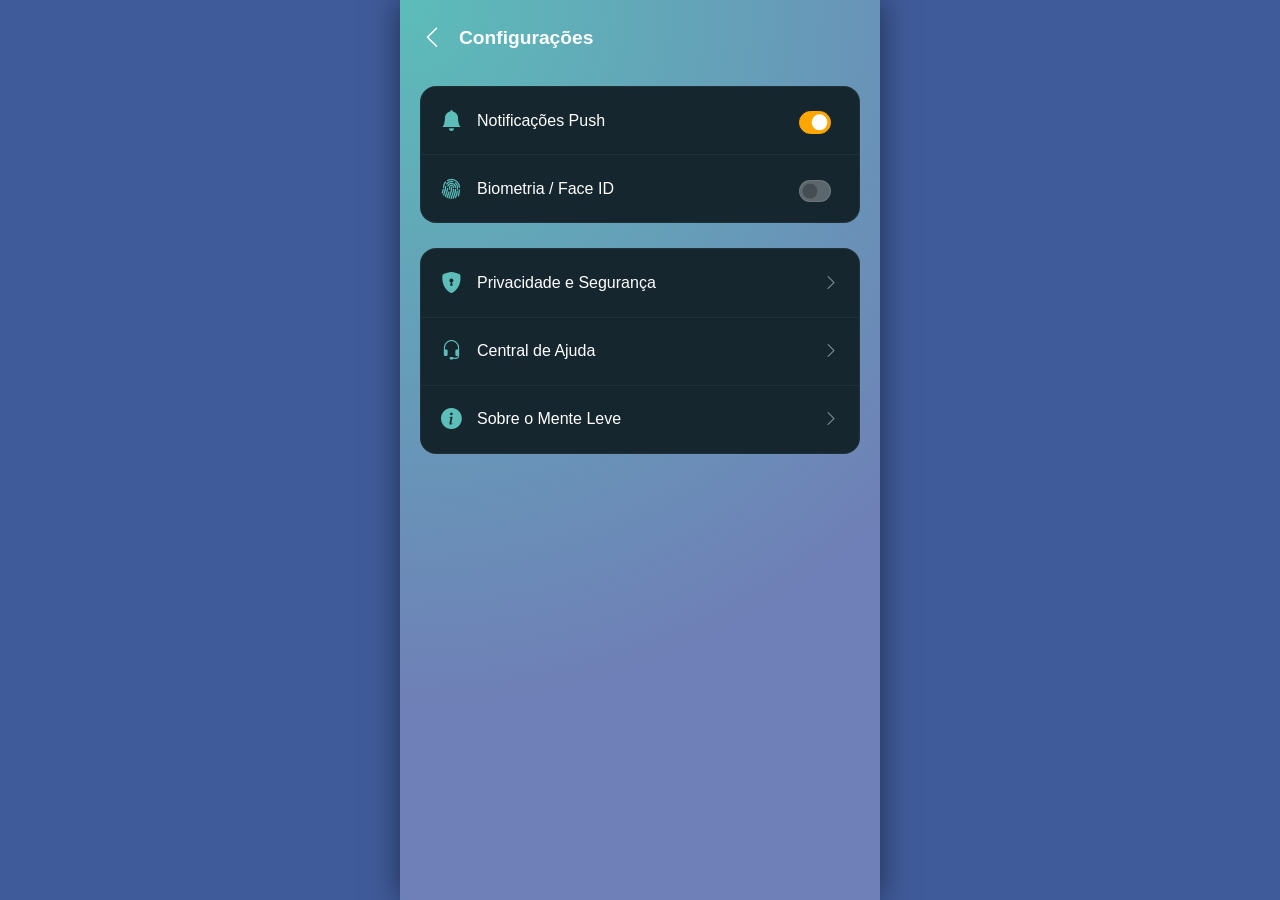
<file: configuracoes.html>
<!DOCTYPE html>
<html lang="pt-BR">

<head>
  <meta charset="UTF-8">
  <meta name="viewport" content="width=device-width, initial-scale=1.0">
  <title>Mente Leve - Configurações</title>
  <link href="https://cdn.jsdelivr.net/npm/bootstrap@5.3.2/dist/css/bootstrap.min.css" rel="stylesheet">
  <link rel="stylesheet" href="https://cdn.jsdelivr.net/npm/bootstrap-icons@1.11.1/font/bootstrap-icons.css">
  <link rel="stylesheet" href="configuracoes/configuracoes.css">
</head>

<body>
  <div class="app-container">
    <header class="top-header">
      <a href="Perfil.html" class="btn-back"><i class="bi bi-chevron-left"></i></a>
      <div class="header-title">Configurações</div>
    </header>

    <div class="settings-group">
      <div class="settings-item">
        <div class="item-left"><i class="bi bi-bell-fill"></i> Notificações Push</div>
        <div class="form-check form-switch">
          <input class="form-check-input" type="checkbox" checked>
        </div>
      </div>
      <div class="settings-item">
        <div class="item-left"><i class="bi bi-fingerprint"></i> Biometria / Face ID</div>
        <div class="form-check form-switch">
          <input class="form-check-input" type="checkbox">
        </div>
      </div>
    </div>

    <div class="settings-group">
      <a href="#" class="settings-item">
        <div class="item-left"><i class="bi bi-shield-lock-fill"></i> Privacidade e Segurança</div>
        <i class="bi bi-chevron-right text-white-50"></i>
      </a>
      <a href="#" class="settings-item">
        <div class="item-left"><i class="bi bi-headset"></i> Central de Ajuda</div>
        <i class="bi bi-chevron-right text-white-50"></i>
      </a>
      <a href="#" class="settings-item">
        <div class="item-left"><i class="bi bi-info-circle-fill"></i> Sobre o Mente Leve</div>
        <i class="bi bi-chevron-right text-white-50"></i>
      </a>
    </div>
  </div>
</body>

</html>
</file>
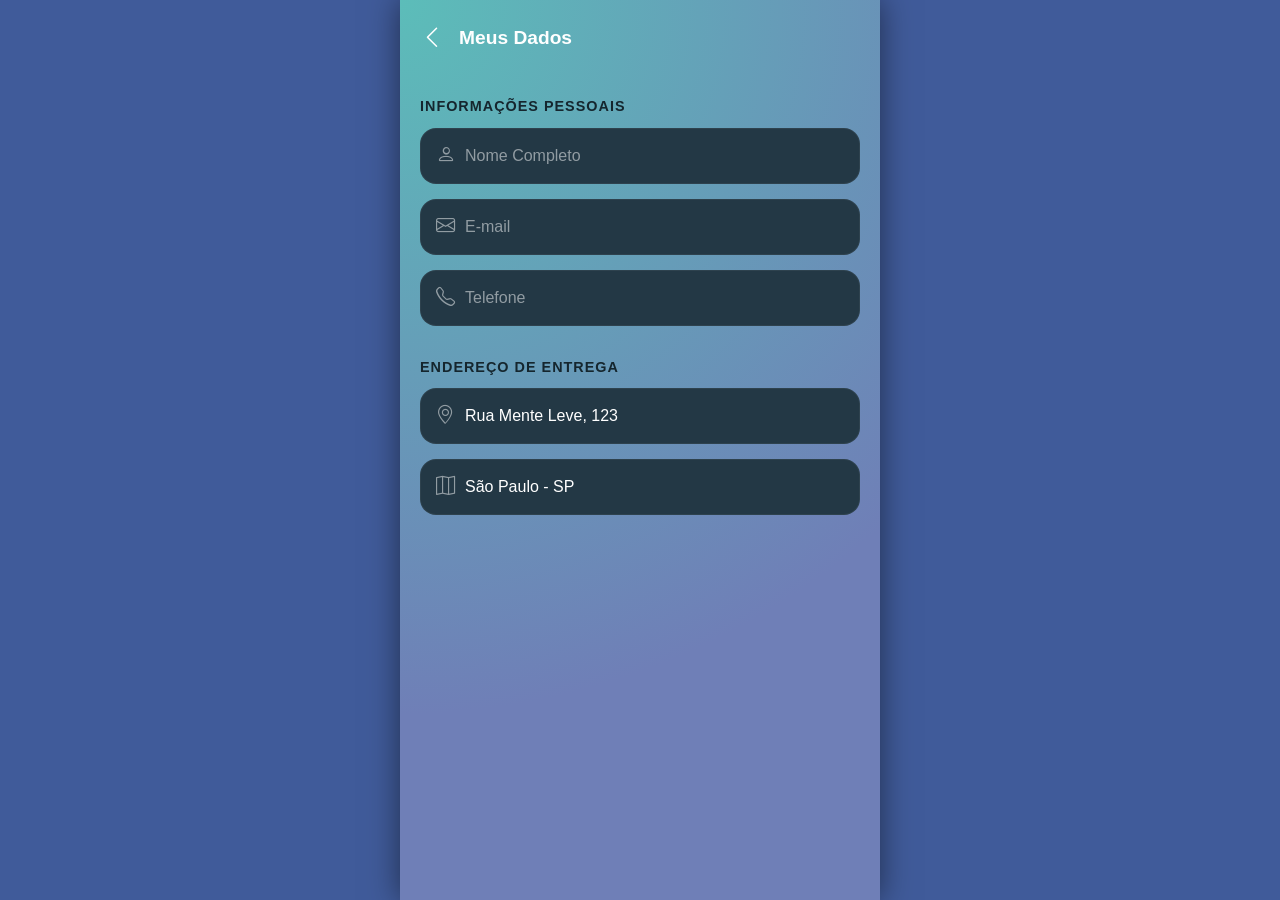
<file: Dados.html>
<!DOCTYPE html>
<html lang="pt-BR">

<head>
  <meta charset="UTF-8">
  <meta name="viewport" content="width=device-width, initial-scale=1.0">
  <title>Mente Leve - Meus Dados</title>
  <link href="https://cdn.jsdelivr.net/npm/bootstrap@5.3.2/dist/css/bootstrap.min.css" rel="stylesheet">
  <link rel="stylesheet" href="https://cdn.jsdelivr.net/npm/bootstrap-icons@1.11.1/font/bootstrap-icons.css">
  <link rel="stylesheet" href="dados/dados.css">
</head>

<body>
  <div class="app-container">
    <header class="top-header">
      <a href="Perfil.html" class="btn-back"><i class="bi bi-chevron-left"></i></a>
      <div class="header-title">Meus Dados</div>
    </header>

    <div class="form-section-title">Informações Pessoais</div>

    <div class="custom-input-box">
      <i class="bi bi-person"></i>
      <input type="text" id="nomeUsuario" placeholder="Nome Completo">
    </div>
    <div class="custom-input-box">
      <i class="bi bi-envelope"></i>
      <input type="email" id="mail" placeholder="E-mail">
    </div>
    <div class="custom-input-box">
      <i class="bi bi-telephone"></i>
      <input type="tel" value="" placeholder="Telefone">
    </div>

    <div class="form-section-title mt-3">Endereço de Entrega</div>

    <div class="custom-input-box">
      <i class="bi bi-geo-alt"></i>
      <input type="text" value="Rua Mente Leve, 123" placeholder="Endereço Completo">
    </div>
    <div class="custom-input-box">
      <i class="bi bi-map"></i>
      <input type="text" value="São Paulo - SP" placeholder="Cidade / Estado">
    </div>
    
  </div>
</body>

<script>
  // Recupera o nome salvo no localStorage
  const nomeSalvo = localStorage.getItem("usuarioNome");
  const emailSalvo = localStorage.getItem("Email");

  // Exemplo: se houver um elemento com id="boasVindas", injeta o nome nele
  if (nomeSalvo) {
    document.getElementById("nomeUsuario").value = nomeSalvo;
  }

  if (emailSalvo) {
    document.getElementById("mail").value = emailSalvo;
  }

  function salvar() {
    const nameInput = document.getElementById("nomeUsuario").value;
    const emailInput = document.getElementById("mail").value;
    // Salva o nome no localStorage do navegador
    localStorage.setItem("usuarioNome", nameInput);
    localStorage.setItem("Email", emailInput);
  }

  document.getElementById("salvar").addEventListener('click', salvar);
</script>

</html>
</file>
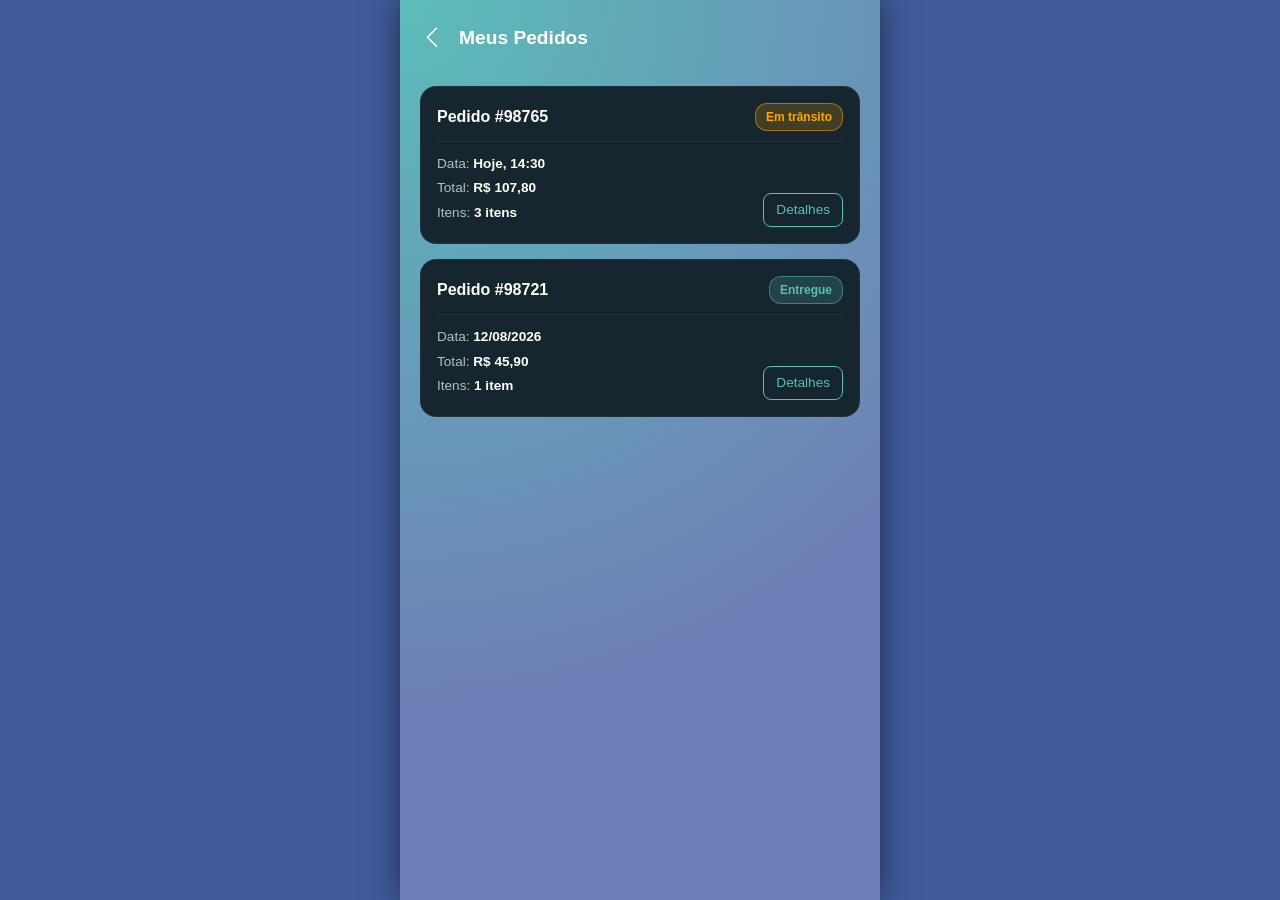
<file: pedidos.html>
<!DOCTYPE html>
<html lang="pt-BR">
<head>
  <meta charset="UTF-8">
  <meta name="viewport" content="width=device-width, initial-scale=1.0">
  <title>Mente Leve - Meus Pedidos</title>
  <link href="https://cdn.jsdelivr.net/npm/bootstrap@5.3.2/dist/css/bootstrap.min.css" rel="stylesheet">
  <link rel="stylesheet" href="https://cdn.jsdelivr.net/npm/bootstrap-icons@1.11.1/font/bootstrap-icons.css">
  <link rel="stylesheet" href="pedidos/pedidos.css">
</head>
<body>
  <div class="app-container">
    <header class="top-header">
      <a href="Perfil.html" class="btn-back"><i class="bi bi-chevron-left"></i></a>
      <div class="header-title">Meus Pedidos</div>
    </header>

    <div class="order-card">
      <div class="order-header">
        <span class="order-id">Pedido #98765</span>
        <span class="status-badge status-transit">Em trânsito</span>
      </div>
      <div class="d-flex justify-content-between align-items-end">
        <div class="order-info">
          <p>Data: <strong>Hoje, 14:30</strong></p>
          <p>Total: <strong>R$ 107,80</strong></p>
          <p>Itens: <strong>3 itens</strong></p>
        </div>
        <a href="#" class="btn-details">Detalhes</a>
      </div>
    </div>

    <div class="order-card">
      <div class="order-header">
        <span class="order-id">Pedido #98721</span>
        <span class="status-badge status-delivered">Entregue</span>
      </div>
      <div class="d-flex justify-content-between align-items-end">
        <div class="order-info">
          <p>Data: <strong>12/08/2026</strong></p>
          <p>Total: <strong>R$ 45,90</strong></p>
          <p>Itens: <strong>1 item</strong></p>
        </div>
        <a href="#" class="btn-details">Detalhes</a>
      </div>
    </div>
  </div>
</body>
</html>
</file>
<file: configuracoes/configuracoes.css>
body {
     background: #405b9a;
     font-family: 'Segoe UI', sans-serif;
     color: #ffffff;
     margin: 0;
     min-height: 100vh;
 }

 .app-container {
     max-width: 480px;
     margin: 0 auto;
     background: radial-gradient(circle at top left, #5cbdb9 0%, #6f7fb7 70%);
     min-height: 100vh;
     box-shadow: 0 0 30px rgba(0, 0, 0, 0.5);
     padding: 20px;
     display: flex;
     flex-direction: column;
 }

 .top-header {
     display: flex;
     align-items: center;
     margin-bottom: 30px;
 }

 .btn-back {
     color: #ffffff;
     font-size: 1.5rem;
     text-decoration: none;
     margin-right: 15px;
 }

 .header-title {
     font-size: 1.2rem;
     font-weight: 600;
     color: #ffffff;
 }

 .settings-group {
     background: #15262e;
     border: 1px solid rgba(255, 255, 255, 0.05);
     border-radius: 16px;
     overflow: hidden;
     margin-bottom: 25px;
 }

 .settings-item {
     padding: 18px 20px;
     display: flex;
     align-items: center;
     justify-content: space-between;
     border-bottom: 1px solid rgba(255, 255, 255, 0.05);
     color: #ffffff;
     text-decoration: none;
     transition: background 0.2s;
 }

 .settings-item:last-child {
     border-bottom: none;
 }

 .settings-item:hover {
     background: #233845;
     color: #fff;
 }

 .item-left {
     display: flex;
     align-items: center;
     gap: 15px;
     font-size: 1rem;
     font-weight: 500;
 }

 .item-left i {
     color: #5cbdb9;
     font-size: 1.3rem;
 }

 /* Switch nas cores do novo tema */
 .form-check-input:checked {
     background-color: rgb(255, 166, 0);
     border-color: rgb(255, 166, 0);
 }

 .form-check-input {
     background-color: rgba(255, 255, 255, 0.3);
     border-color: rgba(255, 255, 255, 0.1);
     width: 2.8em;
     height: 1.4em;
     cursor: pointer;
 }

 .form-switch {
     padding-left: 0;
     margin-bottom: 0;
 }
</file>
<file: dados/dados.css>
body {
        background: #405b9a;
        font-family: 'Segoe UI', sans-serif;
        color: #ffffff;
        margin: 0;
        min-height: 100vh;
    }

    .app-container {
        max-width: 480px;
        margin: 0 auto;
        background: radial-gradient(circle at top left, #5cbdb9 0%, #6f7fb7 70%);
        min-height: 100vh;
        box-shadow: 0 0 30px rgba(0, 0, 0, 0.5);
        padding: 20px;
        display: flex;
        flex-direction: column;
    }

    .top-header {
        display: flex;
        align-items: center;
        margin-bottom: 25px;
    }

    .btn-back {
        color: #ffffff;
        font-size: 1.5rem;
        text-decoration: none;
        margin-right: 15px;
    }

    .header-title {
        font-size: 1.2rem;
        font-weight: 600;
        color: #ffffff;
    }

    .form-section-title {
        font-size: 0.9rem;
        color: #15262e;
        text-transform: uppercase;
        letter-spacing: 1px;
        margin-bottom: 10px;
        margin-top: 15px;
        font-weight: 700;
    }

    .custom-input-box {
        background-color: #233845;
        border-radius: 16px;
        padding: 5px 15px;
        margin-bottom: 15px;
        border: 1px solid rgba(255, 255, 255, 0.05);
        display: flex;
        align-items: center;
    }

    .custom-input-box i {
        color: rgba(255, 255, 255, 0.5);
        margin-right: 10px;
        font-size: 1.2rem;
    }

    .custom-input-box input {
        background: transparent;
        border: none;
        color: #fff;
        width: 100%;
        outline: none;
        padding: 10px 0;
    }

    .custom-input-box input::placeholder {
        color: rgba(255, 255, 255, 0.5);
    }

    .btn-save {
        background: linear-gradient(135deg, #00d2ff 0%, rgb(255, 166, 0) 100%);
        border: none;
        color: #ffffff;
        font-weight: 700;
        border-radius: 16px;
        padding: 15px;
        margin-top: auto;
        width: 100%;
        transition: opacity 0.3s;
        box-shadow: 0 4px 15px rgba(0, 110, 255, 0.4);
    }

    .btn-save:hover {
        opacity: 0.9;
    }
</file>
<file: pedidos/pedidos.css>
body {
        background: #405b9a;
        font-family: 'Segoe UI', sans-serif;
        color: #ffffff;
        margin: 0;
        min-height: 100vh;
    }

    .app-container {
        max-width: 480px;
        margin: 0 auto;
        background: radial-gradient(circle at top left, #5cbdb9 0%, #6f7fb7 70%);
        min-height: 100vh;
        box-shadow: 0 0 30px rgba(0, 0, 0, 0.5);
        padding: 20px;
        display: flex;
        flex-direction: column;
    }

    .top-header {
        display: flex;
        align-items: center;
        margin-bottom: 30px;
    }

    .btn-back {
        color: #ffffff;
        font-size: 1.5rem;
        text-decoration: none;
        margin-right: 15px;
    }

    .header-title {
        font-size: 1.2rem;
        font-weight: 600;
        color: #ffffff;
    }

    .order-card {
        background: #15262e;
        border: 1px solid rgba(255, 255, 255, 0.05);
        border-radius: 16px;
        padding: 16px;
        margin-bottom: 15px;
    }

    .order-header {
        display: flex;
        justify-content: space-between;
        align-items: center;
        margin-bottom: 12px;
        border-bottom: 1px solid rgba(255, 255, 255, 0.05);
        padding-bottom: 10px;
    }

    .order-id {
        font-weight: 600;
        font-size: 1rem;
        color: #fff;
    }

    .status-badge {
        padding: 4px 10px;
        border-radius: 12px;
        font-size: 0.75rem;
        font-weight: 600;
    }

    .status-transit {
        background: rgba(255, 166, 0, 0.2);
        color: rgb(255, 166, 0);
        border: 1px solid rgba(255, 166, 0, 0.5);
    }

    .status-delivered {
        background: rgba(92, 189, 185, 0.2);
        color: #5cbdb9;
        border: 1px solid rgba(92, 189, 185, 0.5);
    }

    .order-info p {
        margin: 0;
        font-size: 0.85rem;
        color: rgba(255, 255, 255, 0.7);
        margin-bottom: 4px;
    }

    .order-info strong {
        color: #fff;
    }

    .btn-details {
        background: transparent;
        border: 1px solid #5cbdb9;
        color: #5cbdb9;
        border-radius: 8px;
        padding: 6px 12px;
        font-size: 0.85rem;
        text-decoration: none;
        transition: all 0.2s;
    }

    .btn-details:hover {
        background: rgba(92, 189, 185, 0.1);
        color: #fff;
    }
</file>
